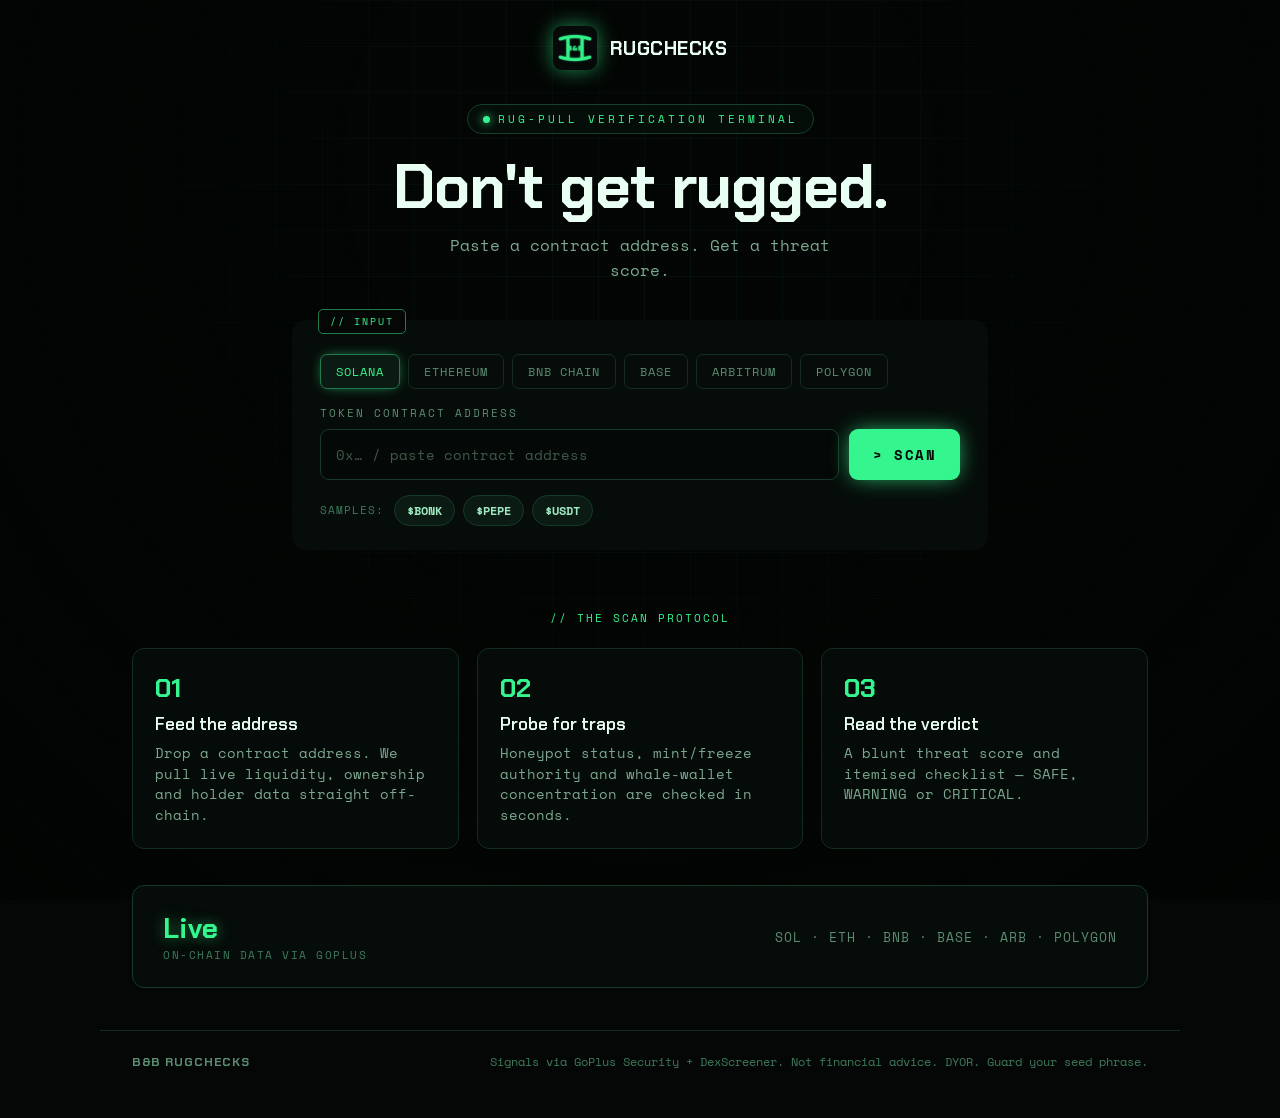
<file: index.html>
<!DOCTYPE html>
<html lang="en">
<head>
<meta charset="utf-8">
<meta name="viewport" content="width=device-width, initial-scale=1">
<title>B&amp;B RugChecks — Free Token Rug Checker (Solana, Ethereum, BNB, Base, Arbitrum, Polygon)</title>
<meta name="description" content="Free multi-chain rug-pull & honeypot scanner. Checks mint/freeze authority, ownership, liquidity locks and holder concentration in seconds.">
<meta name="robots" content="index,follow">
<link rel="canonical" href="https://bbrugchecks.xyz/">

<link rel="icon" type="image/x-icon" href="/favicon.ico">
<link rel="icon" type="image/png" sizes="32x32" href="/favicon-32.png">
<link rel="apple-touch-icon" sizes="180x180" href="/apple-touch-icon.png">

<meta property="og:type" content="website">
<meta property="og:url" content="https://bbrugchecks.xyz/">
<meta property="og:title" content="B&amp;B RugChecks — Free Token Rug Checker (Solana, Ethereum, BNB, Base, Arbitrum, Polygon)">
<meta property="og:description" content="Free multi-chain rug-pull & honeypot scanner. Checks mint/freeze authority, ownership, liquidity locks and holder concentration in seconds.">
<meta property="og:image" content="https://bbrugchecks.xyz/og-image.png">
<meta property="og:image:width" content="1200">
<meta property="og:image:height" content="630">
<meta property="og:image:alt" content="B&amp;B RugChecks">
<meta property="og:image" content="https://bbrugchecks.xyz/og-image-square.png">
<meta property="og:image:width" content="1200">
<meta property="og:image:height" content="1200">

<meta name="twitter:card" content="summary_large_image">
<meta name="twitter:title" content="B&amp;B RugChecks — Free Token Rug Checker (Solana, Ethereum, BNB, Base, Arbitrum, Polygon)">
<meta name="twitter:description" content="Free multi-chain rug-pull & honeypot scanner. Checks mint/freeze authority, ownership, liquidity locks and holder concentration in seconds.">
<meta name="twitter:image" content="https://bbrugchecks.xyz/og-image.png">

<link rel="preconnect" href="https://fonts.googleapis.com">
<link rel="preconnect" href="https://fonts.gstatic.com" crossorigin>
<link href="https://fonts.googleapis.com/css2?family=Chakra+Petch:wght@500;600;700&family=Space+Mono:wght@400;700&display=swap" rel="stylesheet">
<link rel="stylesheet" href="style.css">
</head>
<body>

<canvas id="rain"></canvas>
<div class="mesh"></div>
<div class="scanlines"></div>
<div class="vignette"></div>

<div class="page">

  <header class="header">
    <div class="brand">
      <img class="brand-logo" src="/logo.png" alt="B&amp;B RugChecks logo" width="44" height="44">
      <div class="brand-name">RUGCHECKS</div>
    </div>
  </header>

  <section id="scan" class="hero">
    <div class="pill"><span class="dot"></span>Rug-pull verification terminal</div>
    <h1 class="glitch">Don't get rugged.</h1>
    <p class="sub">Paste a contract address. Get a threat score.</p>
  </section>

  <section class="scanner-wrap">
    <div class="scanner glow">
      <div class="scanner-tag">// INPUT</div>

      <div class="tabs" id="chainTabs"></div>

      <label class="field-label">Token contract address</label>
      <div class="input-row">
        <input id="addressInput" class="address-input" placeholder="0x… / paste contract address" autocomplete="off" spellcheck="false">
        <button id="scanBtn" class="scan-btn">&gt; SCAN</button>
      </div>

      <div class="samples-row">
        <span class="samples-label">Samples:</span>
        <div id="examples" class="examples"></div>
      </div>

      <div id="errorBox" class="error-box" hidden></div>
    </div>

    <div id="checkingBox" class="checking-box" hidden>
      <div class="checking-row">
        <div class="spinner"></div>
        <div class="checking-title">SCANNING…</div>
      </div>
      <div class="checking-step">&gt; <span id="checkStep"></span><span class="cursor">_</span></div>
    </div>

    <div id="resultBox" class="result-box" hidden></div>
  </section>

  <section id="how" class="protocol">
    <div class="section-tag center">// THE SCAN PROTOCOL</div>
    <div class="protocol-grid">
      <div class="protocol-card">
        <div class="protocol-num">01</div>
        <div class="protocol-title">Feed the address</div>
        <p class="protocol-text">Drop a contract address. We pull live liquidity, ownership and holder data straight off-chain.</p>
      </div>
      <div class="protocol-card">
        <div class="protocol-num">02</div>
        <div class="protocol-title">Probe for traps</div>
        <p class="protocol-text">Honeypot status, mint/freeze authority and whale-wallet concentration are checked in seconds.</p>
      </div>
      <div class="protocol-card">
        <div class="protocol-num">03</div>
        <div class="protocol-title">Read the verdict</div>
        <p class="protocol-text">A blunt threat score and itemised checklist — SAFE, WARNING or CRITICAL.</p>
      </div>
    </div>
  </section>

  <section id="chains" class="stats">
    <div class="stats-bar">
      <div class="stats-left">
        <div>
          <div class="stat-num">Live</div>
          <div class="stat-label">on-chain data via GoPlus</div>
        </div>
      </div>
      <div class="stats-chains">SOL · ETH · BNB · BASE · ARB · POLYGON</div>
    </div>
  </section>

  <footer class="footer">
    <div class="footer-brand">B&amp;B RUGCHECKS</div>
    <div>Signals via GoPlus Security + DexScreener. Not financial advice. DYOR. Guard your seed phrase.</div>
  </footer>

</div>

<script src="app.js"></script>
</body>
</html>
</file>
<file: style.css>
*{box-sizing:border-box;}
html,body{margin:0;padding:0;background:#040705;}
body{
  position:relative;min-height:100vh;color:#CFE9DA;
  font-family:'Space Mono',monospace;overflow-x:hidden;
}
::selection{background:#1F7A4D;color:#D6FFE9;}
input::placeholder{color:#3E5A4A;}

@keyframes bbspin{to{transform:rotate(360deg);}}
@keyframes bbglow{0%,100%{box-shadow:0 0 0 1px rgba(53,245,142,.22),0 0 22px -6px rgba(53,245,142,.45);}50%{box-shadow:0 0 0 1px rgba(53,245,142,.5),0 0 38px -4px rgba(53,245,142,.85);}}
@keyframes bbrise{from{opacity:0;transform:translateY(16px);}to{opacity:1;transform:translateY(0);}}
@keyframes bbflick{0%,100%{opacity:1;}96%{opacity:1;}97%{opacity:.55;}98%{opacity:1;}}
@keyframes bbglitch{
  0%,92%,100%{text-shadow:0 0 14px rgba(53,245,142,.45);transform:translate(0,0);}
  93%{text-shadow:-2px 0 #ff2e6d,2px 0 #2ee6ff;transform:translate(1px,-1px);}
  95%{text-shadow:2px 0 #ff2e6d,-2px 0 #2ee6ff;transform:translate(-1px,1px);}
}
@keyframes bbscan{from{background-position:0 0;}to{background-position:0 100vh;}}

#rain{position:fixed;inset:0;width:100%;height:100%;z-index:0;opacity:.16;pointer-events:none;}
.mesh{position:fixed;inset:0;z-index:0;pointer-events:none;
  background-image:linear-gradient(rgba(53,245,142,.05) 1px,transparent 1px),linear-gradient(90deg,rgba(53,245,142,.05) 1px,transparent 1px);
  background-size:46px 46px;
  mask-image:radial-gradient(circle at 50% 30%,#000 0%,transparent 78%);
  -webkit-mask-image:radial-gradient(circle at 50% 30%,#000 0%,transparent 78%);
}
.scanlines{position:fixed;inset:0;z-index:1;pointer-events:none;
  background:repeating-linear-gradient(0deg,rgba(0,0,0,.16) 0px,rgba(0,0,0,.16) 1px,transparent 1px,transparent 3px);
  opacity:.5;animation:bbscan 14s linear infinite;
}
.vignette{position:fixed;inset:0;z-index:1;pointer-events:none;
  background:radial-gradient(circle at 50% 18%,transparent 30%,rgba(2,5,3,.85) 100%);
}

.page{position:relative;z-index:2;}

.header{max-width:1080px;margin:0 auto;padding:26px 32px 0;display:flex;justify-content:center;}
.brand{display:flex;align-items:center;gap:13px;}
.brand-badge{width:42px;height:42px;border-radius:8px;background:#08120C;border:1px solid #1F7A4D;display:flex;align-items:center;justify-content:center;box-shadow:0 0 18px -4px rgba(53,245,142,.7);font-family:'Chakra Petch',sans-serif;font-weight:700;color:#35F58E;font-size:15px;letter-spacing:-.5px;text-shadow:0 0 10px rgba(53,245,142,.8);}
.brand-logo{width:44px;height:44px;border-radius:9px;display:block;filter:drop-shadow(0 0 10px rgba(53,245,142,.55));}
.brand-name{font-family:'Chakra Petch',sans-serif;font-weight:700;font-size:19px;letter-spacing:.5px;color:#EAFff4;}

.hero{max-width:1080px;margin:0 auto;padding:34px 32px 6px;text-align:center;}
.pill{display:inline-flex;align-items:center;gap:8px;font-size:11px;letter-spacing:3px;text-transform:uppercase;color:#35F58E;border:1px solid #15402A;border-radius:999px;padding:6px 15px;background:rgba(8,18,12,.7);}
.dot{width:7px;height:7px;border-radius:50%;background:#35F58E;box-shadow:0 0 10px #35F58E;display:inline-block;animation:bbflick 4s infinite;}
h1.glitch{font-family:'Chakra Petch',sans-serif;font-weight:700;font-size:62px;line-height:1.0;letter-spacing:-1px;margin:22px auto 0;max-width:16ch;color:#EAFff4;animation:bbglitch 6s infinite;}
.sub{font-size:15.5px;line-height:1.6;color:#7DA890;max-width:40ch;margin:16px auto 0;}

.scanner-wrap{max-width:760px;margin:30px auto 0;padding:0 32px;}
.scanner{position:relative;background:rgba(7,14,10,.92);border-radius:14px;padding:28px 28px 24px;}
.glow{animation:bbglow 4s ease-in-out infinite;}
.scanner-tag{position:absolute;top:-11px;left:26px;background:#040705;color:#35F58E;font-size:10px;letter-spacing:2px;text-transform:uppercase;padding:4px 11px;border:1px solid #1F7A4D;border-radius:5px;}

.tabs{display:flex;gap:8px;margin:6px 0 16px;flex-wrap:wrap;}
.tab-btn{font-family:'Space Mono',monospace;font-size:12px;letter-spacing:1px;cursor:pointer;border-radius:7px;padding:8px 15px;transition:all .15s;background:transparent;color:#5C8C72;border:1px solid #122E1F;}
.tab-btn.active{background:#0B1A12;color:#35F58E;border:1px solid #1F7A4D;box-shadow:0 0 14px -5px rgba(53,245,142,.9);}

.field-label{display:block;font-size:11px;letter-spacing:2px;text-transform:uppercase;color:#5C8C72;margin-bottom:8px;}
.input-row{display:flex;gap:10px;flex-wrap:wrap;}
.address-input{flex:1;min-width:240px;font-family:'Space Mono',monospace;font-size:14px;color:#CFE9DA;background:#040806;border:1px solid #163A28;border-radius:9px;padding:14px 15px;outline:none;}
.scan-btn{font-family:'Space Mono',monospace;font-weight:700;font-size:14px;letter-spacing:1.5px;color:#040705;background:#35F58E;border:none;border-radius:9px;padding:14px 24px;cursor:pointer;box-shadow:0 0 22px -4px rgba(53,245,142,.9);}
.scan-btn:disabled{opacity:.5;cursor:not-allowed;}

.samples-row{display:flex;align-items:center;gap:10px;margin-top:15px;flex-wrap:wrap;}
.samples-label{font-size:11px;letter-spacing:1px;color:#3E7A5C;text-transform:uppercase;}
.examples{display:flex;gap:8px;flex-wrap:wrap;}
.example-btn{font-family:'Space Mono',monospace;font-size:12px;font-weight:700;color:#9FE9C2;background:#0B1A12;border:1px solid #163A28;border-radius:999px;padding:6px 12px;cursor:pointer;}

.error-box{margin-top:16px;background:rgba(24,8,11,.85);border:1px solid #6B1F2C;border-radius:10px;padding:13px 16px;color:#FF8FA1;font-size:13px;line-height:1.5;}

.checking-box{margin-top:18px;background:rgba(7,14,10,.92);border:1px solid #163A28;border-radius:14px;padding:24px 28px;}
.checking-row{display:flex;align-items:center;gap:16px;}
.spinner{width:30px;height:30px;border:3px solid #15402A;border-top-color:#35F58E;border-radius:50%;animation:bbspin .7s linear infinite;flex-shrink:0;}
.checking-title{font-family:'Chakra Petch',sans-serif;font-size:18px;letter-spacing:.5px;color:#EAFff4;}
.checking-step{font-size:13px;color:#35F58E;margin-top:14px;letter-spacing:.5px;}
.cursor{animation:bbflick 1s steps(1) infinite;}

.result-box{margin-top:18px;animation:bbrise .45s ease both;}

.threat-banner{position:relative;border-radius:14px;padding:26px 28px;display:flex;align-items:center;gap:26px;flex-wrap:wrap;}
.context-note{margin-top:12px;display:flex;align-items:flex-start;gap:10px;border-radius:11px;padding:13px 16px;font-size:13px;line-height:1.5;}
.context-blue{background:rgba(8,20,13,.85);border:1px solid #1F7A4D;color:#9FE9C2;}
.context-cross{background:rgba(7,14,10,.7);border:1px solid #163A28;color:#7DA890;}
.context-cross .context-note-icon{color:#5C8C72;}
.context-note-icon{flex-shrink:0;font-weight:700;color:#35F58E;}
.score-ring{width:118px;height:118px;border-radius:50%;flex-shrink:0;display:flex;align-items:center;justify-content:center;}
.score-ring-inner{width:92px;height:92px;border-radius:50%;display:flex;flex-direction:column;align-items:center;justify-content:center;background:#060B08;}
.score-num{font-family:'Chakra Petch',sans-serif;font-weight:700;font-size:38px;line-height:1;}
.score-sub{font-size:10px;color:#5C8C72;letter-spacing:1px;}
.threat-info{flex:1;min-width:210px;}
.threat-level{font-size:11px;letter-spacing:3px;text-transform:uppercase;}
.threat-verdict{font-family:'Chakra Petch',sans-serif;font-weight:700;font-size:34px;line-height:1.05;margin-top:6px;color:#EAFff4;}
.threat-sub{font-size:14px;color:#8FB6A1;margin-top:7px;line-height:1.5;}

.checklist{margin-top:14px;background:rgba(7,14,10,.92);border:1px solid #163A28;border-radius:14px;padding:22px 28px 24px;}
.checklist-head{display:flex;align-items:baseline;justify-content:flex-end;gap:12px;padding-bottom:14px;border-bottom:1px solid #122E1F;flex-wrap:wrap;}
.checklist-addr{font-size:12px;color:#3E7A5C;}
.section-tag{font-size:11px;letter-spacing:2px;text-transform:uppercase;color:#35F58E;margin:16px 0 2px;}
.section-tag.center{text-align:center;}
.row{display:flex;align-items:center;justify-content:space-between;gap:14px;padding:10px 0;border-bottom:1px solid #0E2417;}
.row-label{font-size:14px;letter-spacing:.3px;color:#8FB6A1;}
.row-value{font-size:14px;font-weight:700;text-align:right;}
.token-name{display:inline-flex;align-items:center;gap:9px;justify-content:flex-end;}
.token-icon-wrap{display:inline-flex;flex-shrink:0;}
.token-icon{width:26px;height:26px;border-radius:50%;object-fit:cover;display:block;background:#0B1A12;border:1px solid #1F7A4D;flex-shrink:0;}
.token-icon-ph{display:flex;align-items:center;justify-content:center;font-family:'Chakra Petch',sans-serif;font-weight:700;font-size:13px;color:#040705;background:#35F58E;border:none;box-shadow:0 0 12px -3px rgba(53,245,142,.8);}
.sec-row{display:flex;align-items:center;gap:14px;padding:10px 0;border-bottom:1px solid #0E2417;}
.sec-label{flex:1;font-size:14px;letter-spacing:.3px;color:#CFE9DA;}
.sec-icon{width:24px;height:24px;border-radius:6px;flex-shrink:0;display:flex;align-items:center;justify-content:center;font-weight:700;font-size:13px;border:1px solid;}

.checklist-footer{display:flex;gap:12px;margin-top:18px;flex-wrap:wrap;align-items:center;}
.new-scan-btn{background:#0B1A12;color:#35F58E;border:1px solid #1F7A4D;border-radius:9px;padding:12px 20px;font-weight:700;font-size:13px;letter-spacing:1px;cursor:pointer;font-family:'Space Mono',monospace;}
.dyor-note{flex:1;min-width:200px;font-size:11.5px;color:#3E7A5C;line-height:1.45;}

.protocol{max-width:1080px;margin:60px auto 0;padding:0 32px;}
.protocol-grid{display:grid;grid-template-columns:repeat(3,1fr);gap:18px;margin-top:22px;}
.protocol-card{background:rgba(7,14,10,.85);border:1px solid #122E1F;border-radius:12px;padding:22px;}
.protocol-num{font-family:'Chakra Petch',sans-serif;font-weight:700;font-size:26px;color:#35F58E;}
.protocol-title{font-family:'Chakra Petch',sans-serif;font-weight:600;font-size:17px;margin-top:8px;color:#EAFff4;}
.protocol-text{font-size:13.5px;color:#7DA890;line-height:1.55;margin:8px 0 0;}

.stats{max-width:1080px;margin:36px auto 0;padding:0 32px;}
.stats-bar{background:rgba(7,14,10,.9);border:1px solid #163A28;border-radius:12px;padding:24px 30px;display:flex;align-items:center;justify-content:space-between;gap:24px;flex-wrap:wrap;}
.stats-left{display:flex;gap:44px;flex-wrap:wrap;}
.stat-num{font-family:'Chakra Petch',sans-serif;font-weight:700;font-size:28px;color:#35F58E;text-shadow:0 0 14px rgba(53,245,142,.5);}
.stat-label{font-size:11px;letter-spacing:1.5px;color:#3E7A5C;text-transform:uppercase;}
.stats-chains{font-size:13px;color:#5C8C72;letter-spacing:1px;}

.footer{max-width:1080px;margin:42px auto 0;padding:22px 32px 48px;border-top:1px solid #122E1F;display:flex;align-items:center;justify-content:space-between;gap:18px;flex-wrap:wrap;color:#3E7A5C;font-size:12px;}
.footer-brand{font-family:'Chakra Petch',sans-serif;font-weight:700;letter-spacing:1px;color:#5C8C72;}

@media (max-width:680px){
  h1.glitch{font-size:42px;}
  .protocol-grid{grid-template-columns:1fr;}
}
</file>
